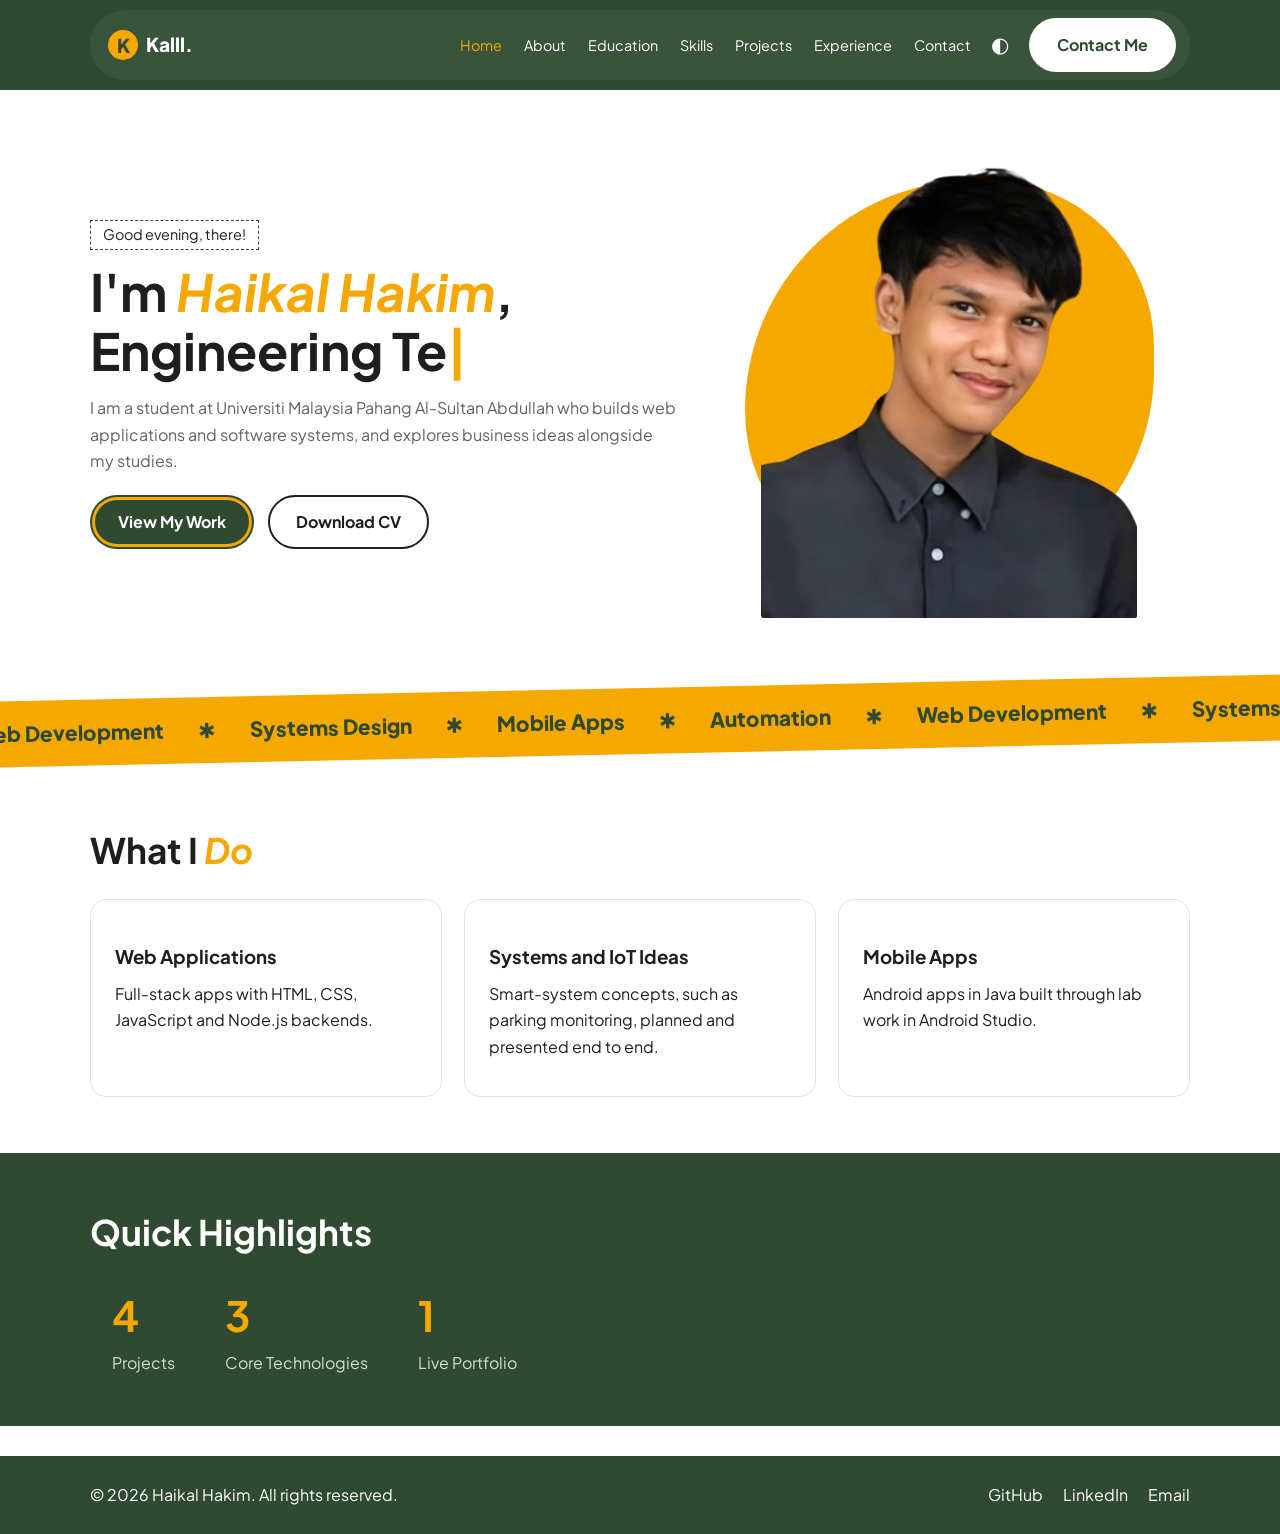
<file: index.html>
<!DOCTYPE html>
<html lang="en">
<head>
<meta charset="UTF-8">
<meta name="viewport" content="width=device-width, initial-scale=1.0">
<meta name="description" content="Kalll - Engineering Technology student portfolio">
<title>Home | Kalll</title>
<link rel="preconnect" href="https://fonts.googleapis.com">
<link href="https://fonts.googleapis.com/css2?family=Plus+Jakarta+Sans:wght@400;500;700;800&amp;display=swap" rel="stylesheet">
<link rel="stylesheet" href="css/style.css">
<link rel="icon" type="image/svg+xml" href="images/favicon.svg">
</head>
<body>
<header class="site-header">
<nav class="nav container" aria-label="Main navigation">
<a class="logo" href="index.html"><span class="logo-mark">K</span>Kalll.</a>
<button class="menu-btn" id="menuBtn" aria-label="Toggle menu" aria-expanded="false">&#9776;</button>
<ul class="nav-links" id="navLinks">
    <li><a href="index.html" class="active" aria-current="page">Home</a></li>
    <li><a href="about.html">About</a></li>
    <li><a href="education.html">Education</a></li>
    <li><a href="skills.html">Skills</a></li>
    <li><a href="projects.html">Projects</a></li>
    <li><a href="experience.html">Experience</a></li>
    <li><a href="contact.html">Contact</a></li>
</ul>
<button class="theme-btn" id="themeBtn" aria-label="Toggle dark mode">&#9680;</button>
<a class="btn btn-light nav-cta" href="contact.html">Contact Me</a>
</nav>
</header>
<main>
<section class="hero container">
<div class="hero-text">
<p class="tag"><span id="greet">Hello</span>, there!</p>
<h1>I'm <em>Haikal Hakim</em>,<br><span id="typed">Engineering Technology Student</span><span class="cursor">|</span></h1>
<p class="lead">I am a student at Universiti Malaysia Pahang Al-Sultan Abdullah who builds web applications and software systems, and explores business ideas alongside my studies.</p>
<div class="btn-row">
    <a class="btn btn-dark" href="projects.html">View My Work</a>
    <a class="btn btn-outline" href="docs/Resume Haikal Hakim.pdf" download>Download CV</a>
</div>
</div>
<div class="hero-img"><div class="blob"></div><img src="images/profile.png" alt="Profile Picture" width="360" height="360"></div>
</section>
<div class="marquee" aria-hidden="true"><div class="track"><span>Web Development</span>
    <b>&#10033;</b><span>Systems Design</span>
    <b>&#10033;</b><span>Mobile Apps</span>
    <b>&#10033;</b><span>Automation</span>
    <b>&#10033;</b><span>Web Development</span>
    <b>&#10033;</b><span>Systems Design</span>
    <b>&#10033;</b><span>Mobile Apps</span>
    <b>&#10033;</b><span>Automation</span>
    <b>&#10033;</b><span>Web Development</span>
    <b>&#10033;</b><span>Systems Design</span>
    <b>&#10033;</b><span>Mobile Apps</span>
    <b>&#10033;</b><span>Automation</span>
    <b>&#10033;</b><span>Web Development</span>
    <b>&#10033;</b><span>Systems Design</span>
    <b>&#10033;</b><span>Mobile Apps</span>
    <b>&#10033;</b><span>Automation</span>
    <b>&#10033;</b></div>
</div>
<section class="container section">
<h2>What I <em>Do</em></h2>
<div class="grid3">
<article class="card">
    <h3>Web Applications</h3>
    <p>Full-stack apps with HTML, CSS, JavaScript and Node.js backends.</p>
</article>
<article class="card">
    <h3>Systems and IoT Ideas</h3>
    <p>Smart-system concepts, such as parking monitoring, planned and presented end to end.</p>
</article>
<article class="card">
    <h3>Mobile Apps</h3>
    <p>Android apps in Java built through lab work in Android Studio.</p>
</article>
</div>
</section>
<section class="band"><div class="container"><h2>Quick Highlights</h2>
<ul class="stats">
    <li><strong>4</strong>Projects</li>
    <li><strong>3</strong>Core Technologies</li>
    <li><strong>1</strong>Live Portfolio</li></ul>
</div></section>
</main>
<footer class="site-footer">
<div class="container foot">
<p>&copy; <span id="year">2026</span> Haikal Hakim. All rights reserved.</p>
<ul class="social">
<li><a href="https://github.com/Kalll3" target="_blank" rel="noopener">GitHub</a></li>
<li><a href="https://www.linkedin.com/in/muhamad-haikal-hakim-azhari-902b26417/" target="_blank" rel="noopener">LinkedIn</a></li>
<li><a href="mailto:jokerz1403@gmail.com">Email</a></li>
</ul>
</div>
</footer>
<button class="to-top" id="toTop" aria-label="Scroll to top">&uarr;</button>
<script src="js/script.js"></script>
</body>
</html>
</file>
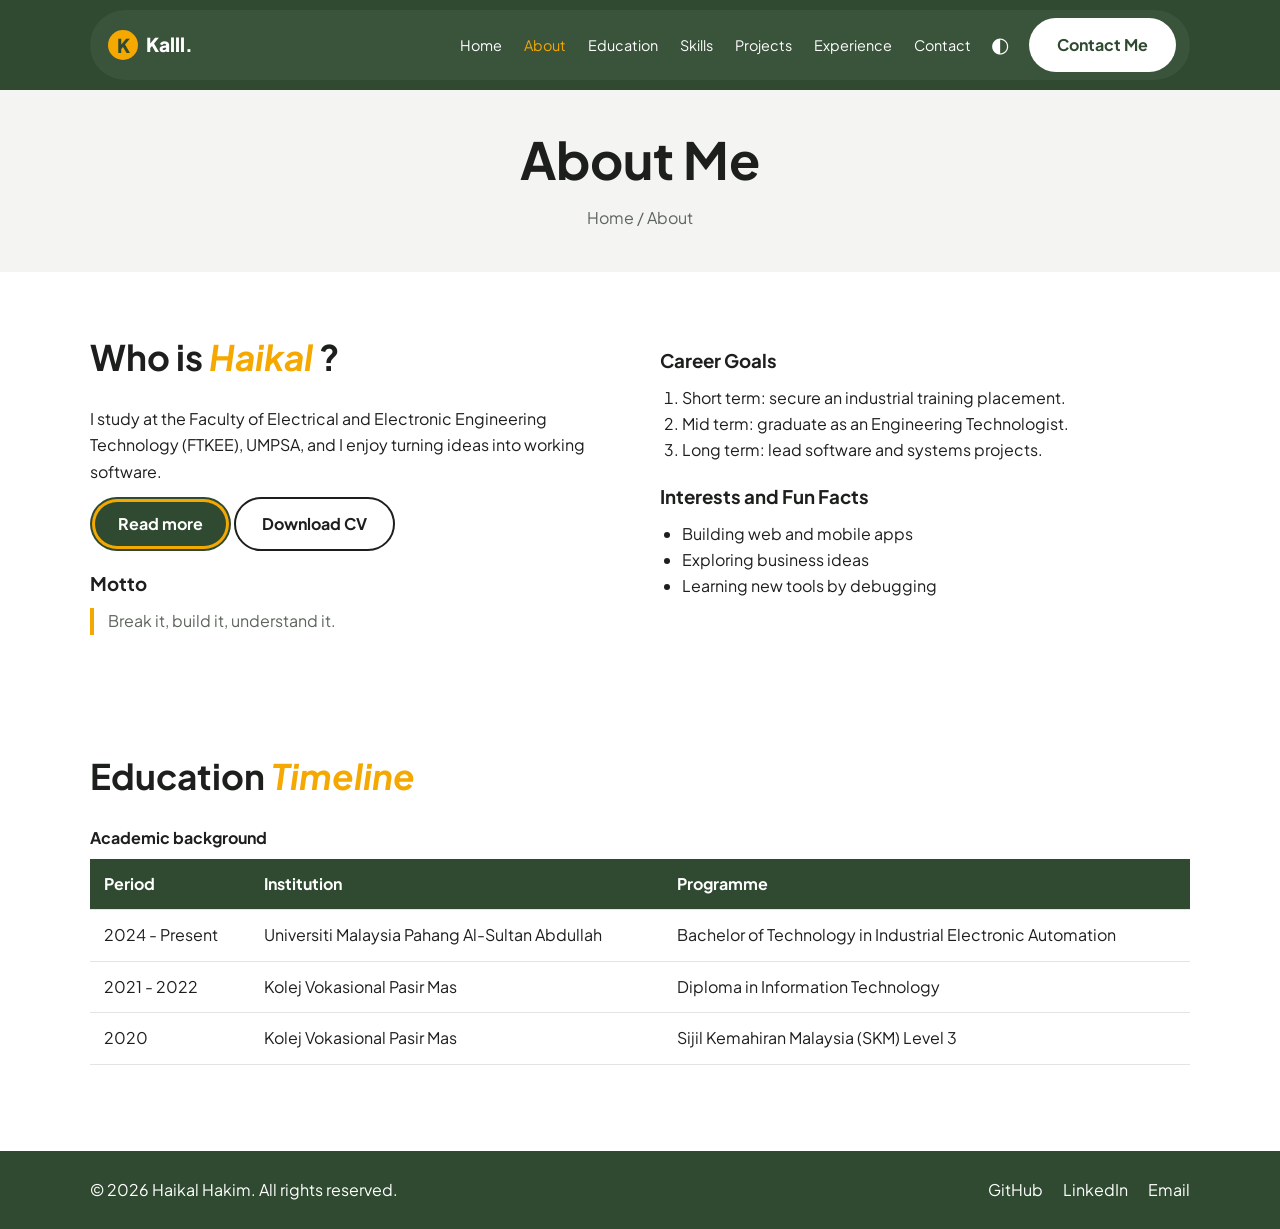
<file: about.html>
<!DOCTYPE html>
<html lang="en">
<head>
<meta charset="UTF-8">
<meta name="viewport" content="width=device-width, initial-scale=1.0">
<meta name="description" content="Kalll - Engineering Technology student portfolio">
<title>About | Haikal</title>
<link rel="preconnect" href="https://fonts.googleapis.com">
<link href="https://fonts.googleapis.com/css2?family=Plus+Jakarta+Sans:wght@400;500;700;800&amp;display=swap" rel="stylesheet">
<link rel="stylesheet" href="css/style.css">
<link rel="icon" type="image/svg+xml" href="images/favicon.svg">
</head>
<body>
<header class="site-header">
<nav class="nav container" aria-label="Main navigation">
<a class="logo" href="index.html"><span class="logo-mark">K</span>Kalll.</a>
<button class="menu-btn" id="menuBtn" aria-label="Toggle menu" aria-expanded="false">&#9776;</button>
<ul class="nav-links" id="navLinks">
    <li><a href="index.html">Home</a></li>
    <li><a href="about.html" class="active" aria-current="page">About</a></li>
    <li><a href="education.html">Education</a></li>
    <li><a href="skills.html">Skills</a></li>
    <li><a href="projects.html">Projects</a></li>
    <li><a href="experience.html">Experience</a></li>
    <li><a href="contact.html">Contact</a></li>
</ul>
<button class="theme-btn" id="themeBtn" aria-label="Toggle dark mode">&#9680;</button>
<a class="btn btn-light nav-cta" href="contact.html">Contact Me</a>
</nav>
</header>
<main>
<section class="page-head"><h1>About Me</h1><p>Home / About</p></section><section class="container section split">
<div><h2>Who is <em>Haikal </em>?</h2>
<p>I study at the Faculty of Electrical and Electronic Engineering Technology (FTKEE), UMPSA, and I enjoy turning ideas into working software.</p>
<p id="more" class="hidden">Outside lectures I build web projects, plan small business ventures and learn by fixing real bugs. This portfolio is my first hand-coded multi-page site.</p>
<button class="btn btn-dark" id="moreBtn" aria-expanded="false">Read more</button>
<a class="btn btn-outline" href="docs/Resume Haikal Hakim.pdf" download>Download CV</a>
<h3>Motto</h3><blockquote>Break it, build it, understand it.</blockquote></div>
<div>
    <h3>Career Goals</h3><ol>
        <li>Short term: secure an industrial training placement.</li>
        <li>Mid term: graduate as an Engineering Technologist.</li>
        <li>Long term: lead software and systems projects.</li>
    </ol>
<h3>Interests and Fun Facts</h3><ul>
    <li>Building web and mobile apps</li>
    <li>Exploring business ideas</li>
    <li>Learning new tools by debugging</li>
</ul>
</div>
</section>
<section class="container section"><h2>Education <em>Timeline</em></h2>
<table><caption>Academic background</caption>
    <thead><tr><th>Period</th>
        <th>Institution</th>
        <th>Programme</th>
    </tr>
    </thead>
<tbody>
    <tr><td>2024 - Present</td>
        <td>Universiti Malaysia Pahang Al-Sultan Abdullah</td>
        <td>Bachelor of Technology in Industrial Electronic Automation</td>
    </tr>
    <tr><td>2021 - 2022</td>
        <td>Kolej Vokasional Pasir Mas</td>
        <td>Diploma in Information Technology</td>
    </tr>
    <tr><td>2020</td>
        <td>Kolej Vokasional Pasir Mas</td>
        <td>Sijil Kemahiran Malaysia (SKM) Level 3</td>
    </tr>
</tbody></table></section>
</main>
<footer class="site-footer">
<div class="container foot">
<p>&copy; <span id="year">2026</span> Haikal Hakim. All rights reserved.</p>
<ul class="social">
<li><a href="https://github.com/Kalll3" target="_blank" rel="noopener">GitHub</a></li>
<li><a href="https://www.linkedin.com/in/muhamad-haikal-hakim-azhari-902b26417/" target="_blank" rel="noopener">LinkedIn</a></li>
<li><a href="mailto:jokerz1403@gmail.com">Email</a></li>
</ul>
</div>
</footer>
<button class="to-top" id="toTop" aria-label="Scroll to top">&uarr;</button>
<script src="js/script.js"></script>
</body>
</html>
</file>
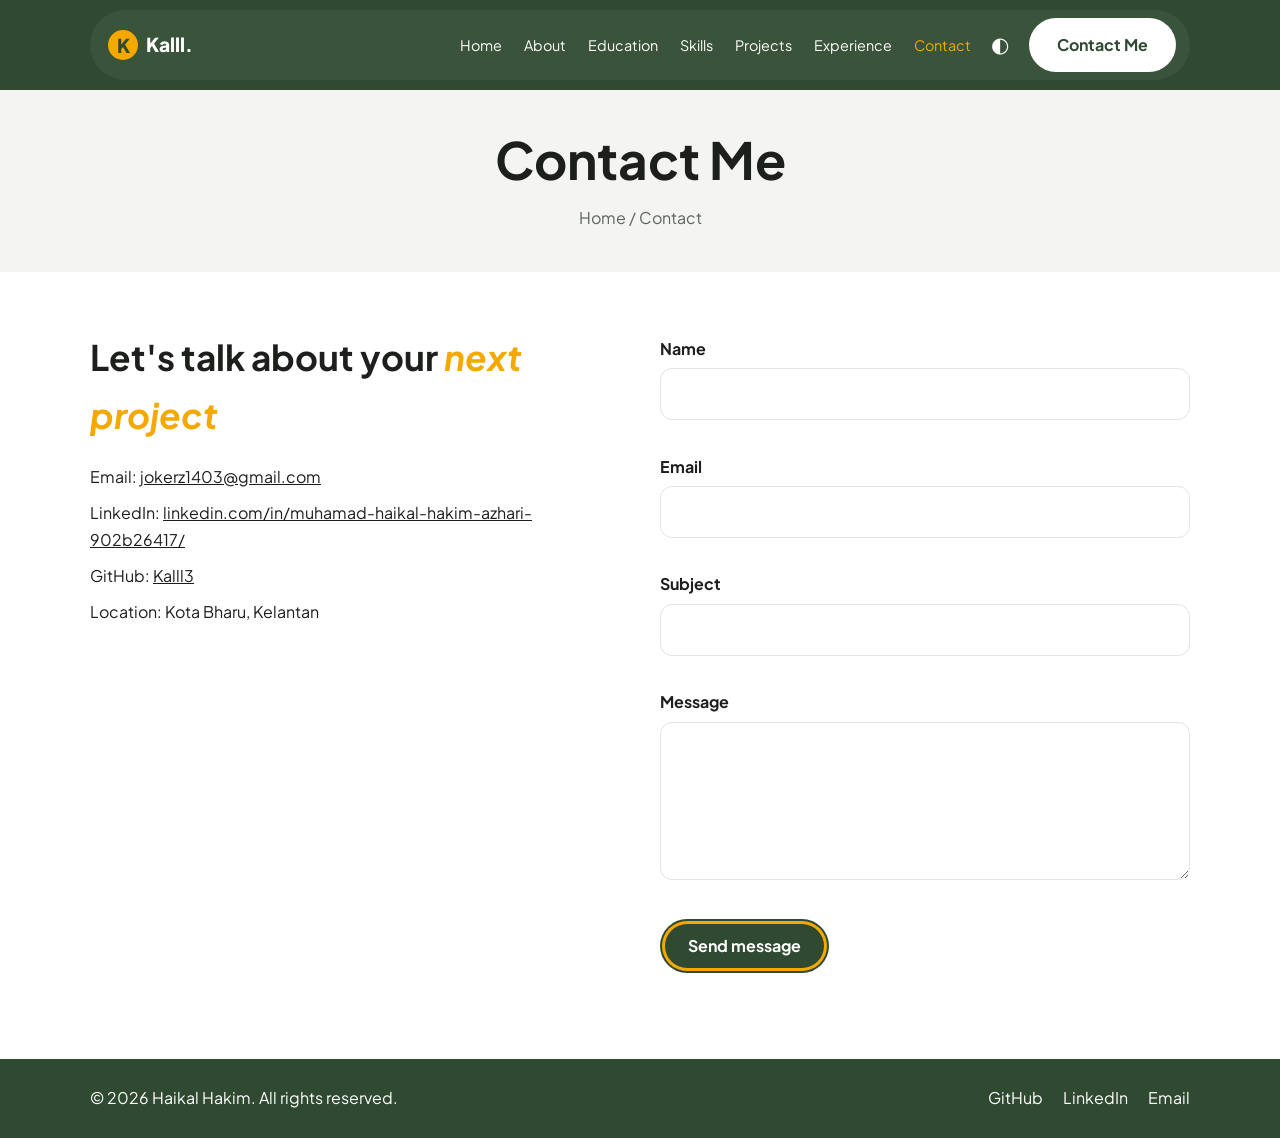
<file: contact.html>
<!DOCTYPE html>
<html lang="en">
<head>
<meta charset="UTF-8">
<meta name="viewport" content="width=device-width, initial-scale=1.0">
<meta name="description" content="Kalll - Engineering Technology student portfolio">
<title>Contact | Kalll</title>
<link rel="preconnect" href="https://fonts.googleapis.com">
<link href="https://fonts.googleapis.com/css2?family=Plus+Jakarta+Sans:wght@400;500;700;800&amp;display=swap" rel="stylesheet">
<link rel="stylesheet" href="css/style.css">
<link rel="icon" type="image/svg+xml" href="images/favicon.svg">
</head>
<body>
<header class="site-header">
<nav class="nav container" aria-label="Main navigation">
<a class="logo" href="index.html"><span class="logo-mark">K</span>Kalll.</a>
<button class="menu-btn" id="menuBtn" aria-label="Toggle menu" aria-expanded="false">&#9776;</button>
<ul class="nav-links" id="navLinks">
    <li><a href="index.html">Home</a></li>
    <li><a href="about.html">About</a></li>
    <li><a href="education.html">Education</a></li>
    <li><a href="skills.html">Skills</a></li>
    <li><a href="projects.html">Projects</a></li>
    <li><a href="experience.html">Experience</a></li>
    <li><a href="contact.html" class="active" aria-current="page">Contact</a></li>
</ul>
<button class="theme-btn" id="themeBtn" aria-label="Toggle dark mode">&#9680;</button>
<a class="btn btn-light nav-cta" href="contact.html">Contact Me</a>
</nav>
</header>
<main>
<section class="page-head"><h1>Contact Me</h1><p>Home / Contact</p></section><section class="container section split"><div>
    <h2>Let's talk about your <em>next project</em></h2>
<ul class="plain">
    <li>Email: <a href="mailto:jokerz1403@gmail.com">jokerz1403@gmail.com</a></li>
    <li>LinkedIn: <a href="https://www.linkedin.com/in/muhamad-haikal-hakim-azhari-902b26417/" target="_blank" rel="noopener">linkedin.com/in/muhamad-haikal-hakim-azhari-902b26417/</a></li>
    <li>GitHub: <a href="https://github.com/Kalll3" target="_blank" rel="noopener">Kalll3</a></li>
    <li>Location: Kota Bharu, Kelantan</li></ul></div>
<form id="contactForm" novalidate>
<label for="name">Name</label><input id="name" name="name" type="text" autocomplete="name"><span class="err" id="e-name"></span>
<label for="email">Email</label><input id="email" name="email" type="email" autocomplete="email"><span class="err" id="e-email"></span>
<label for="subject">Subject</label><input id="subject" name="subject" type="text"><span class="err" id="e-subject"></span>
<label for="message">Message</label><textarea id="message" name="message" rows="5"></textarea><span class="err" id="e-message"></span>
<button class="btn btn-dark" type="submit">Send message</button>
<p class="success hidden" id="success" role="status">Thank you! Your message has been sent.</p></form></section>
</main>
<footer class="site-footer">
<div class="container foot">
<p>&copy; <span id="year">2026</span> Haikal Hakim. All rights reserved.</p>
<ul class="social">
<li><a href="https://github.com/Kalll3" target="_blank" rel="noopener">GitHub</a></li>
<li><a href="https://www.linkedin.com/in/muhamad-haikal-hakim-azhari-902b26417/" target="_blank" rel="noopener">LinkedIn</a></li>
<li><a href="mailto:jokerz1403@gmail.com">Email</a></li>
</ul>
</div>
</footer>
<button class="to-top" id="toTop" aria-label="Scroll to top">&uarr;</button>
<script src="js/script.js"></script>
</body>
</html>
</file>
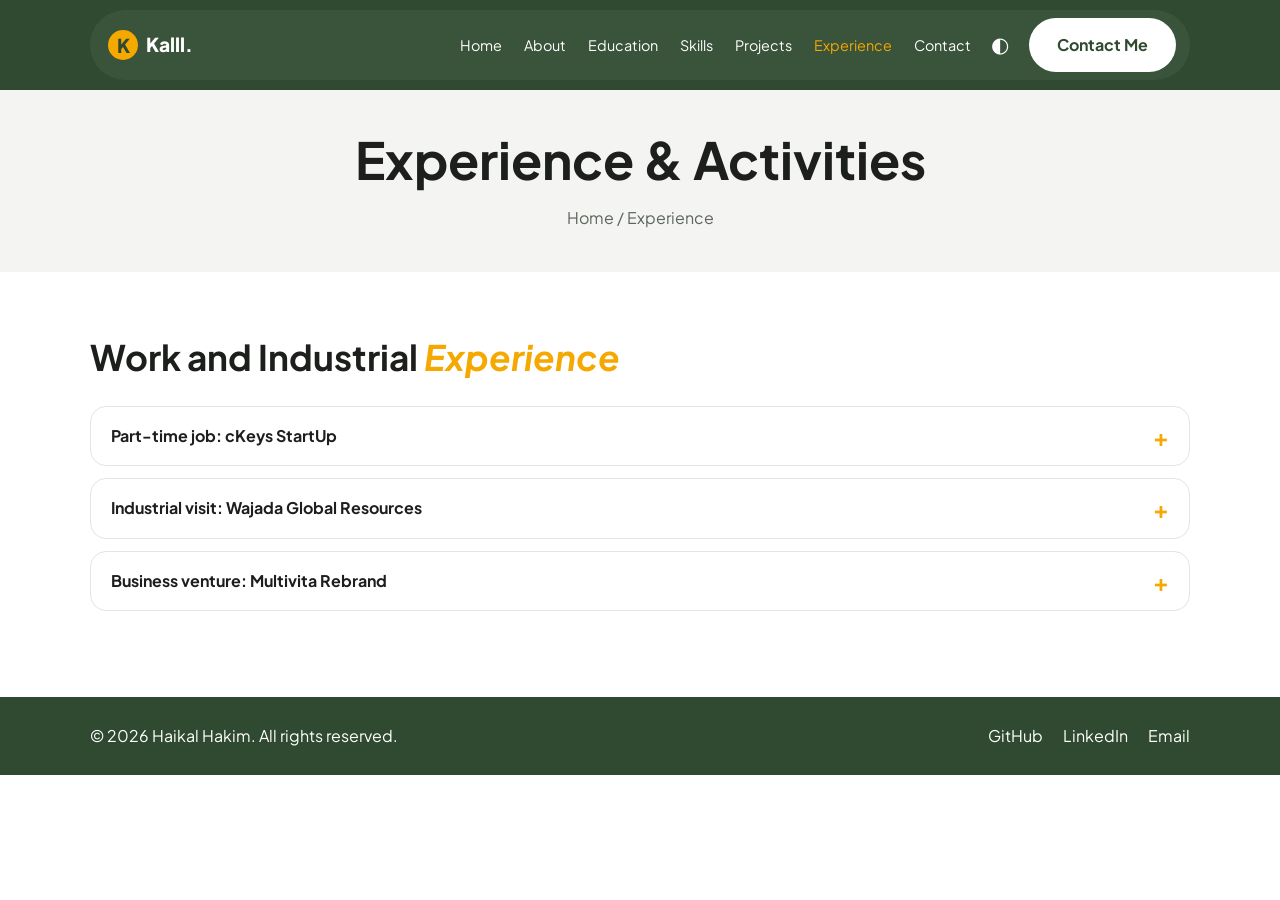
<file: experience.html>
<!DOCTYPE html>
<html lang="en">
<head>
<meta charset="UTF-8">
<meta name="viewport" content="width=device-width, initial-scale=1.0">
<meta name="description" content="Kalll - Engineering Technology student portfolio">
<title>Experience &amp; Activities | Haikal</title>
<link rel="preconnect" href="https://fonts.googleapis.com">
<link href="https://fonts.googleapis.com/css2?family=Plus+Jakarta+Sans:wght@400;500;700;800&amp;display=swap" rel="stylesheet">
<link rel="stylesheet" href="css/style.css">
<link rel="icon" type="image/svg+xml" href="images/favicon.svg">
</head>
<body>
<header class="site-header">
<nav class="nav container" aria-label="Main navigation">
<a class="logo" href="index.html"><span class="logo-mark">K</span>Kalll.</a>
<button class="menu-btn" id="menuBtn" aria-label="Toggle menu" aria-expanded="false">&#9776;</button>
<ul class="nav-links" id="navLinks">
    <li><a href="index.html">Home</a></li>
    <li><a href="about.html">About</a></li>
    <li><a href="education.html">Education</a></li>
    <li><a href="skills.html">Skills</a></li>
    <li><a href="projects.html">Projects</a></li>
    <li><a href="experience.html" class="active" aria-current="page">Experience</a></li>
    <li><a href="contact.html">Contact</a></li>
</ul>
<button class="theme-btn" id="themeBtn" aria-label="Toggle dark mode">&#9680;</button>
<a class="btn btn-light nav-cta" href="contact.html">Contact Me</a>
</nav>
</header>
<main>
<section class="page-head"><h1>Experience &amp; Activities</h1><p>Home / Experience</p></section>
<section class="container section"><h2>Work and Industrial <em>Experience</em></h2>
<div class="accordion">
<div class="acc-item">
    <button class="acc-head" aria-expanded="false" aria-controls="a1">Part-time job: cKeys StartUp<span class="acc-icon">+</span></button>
<div class="acc-body" id="a1"><dl>
    <dt>Role</dt>
    <dd>Developer</dd>
    <dt>Organisation</dt>
    <dd>cKeys</dd>
    <dt>Duration</dt>
    <dd>2023 - Present</dd>
    <dt>My contribution</dt>
    <dd>Worked as a Part-Time Web Developer at CKEYS, responsible for designing, developing, and maintaining web applications and websites, implementing user-friendly interfaces, managing website functionality, and supporting digital solutions to improve business operations and user experience.</dd>
    <dt>Picture</dt>
    <dd><img src="images/cKeys.jpeg" alt="Multivita Rebrand" width="360" height="360"></dd>
    <dt>Link</dt>
    <dd><a href="https://ckeys.my" target="_blank" rel="noopener">cKeys Marketplace</a></dd>
</dl>
</div>
</div>
<div class="acc-item">
    <button class="acc-head" aria-expanded="false" aria-controls="a2">Industrial visit: Wajada Global Resources<span class="acc-icon">+</span></button>
<div class="acc-body" id="a2"><dl>
    <dt>Role</dt>
    <dd>Visitor</dd>
    <dt>Organisation</dt>
    <dd>Wajada Global Resources</dd>
    <dt>Duration</dt>
    <dd>2023</dd>
    <dt>My contribution</dt>
    <dd>Participated in an industrial visit to a coffee powder manufacturing factory, gaining first-hand exposure to the production process, quality control procedures, machinery operations, and packaging workflow while observing the overall manufacturing process and industrial practices.</dd>
</dl>
</div>
</div>
<div class="acc-item">
    <button class="acc-head" aria-expanded="false" aria-controls="a3">Business venture: Multivita Rebrand<span class="acc-icon">+</span></button>
<div class="acc-body" id="a3"><dl>
    <dt>Role</dt>
    <dd>Design Lead</dd>
    <dt>Organisation</dt>
    <dd>Multivita Resources</dd>
    <dt>Duration</dt>
    <dd>2023</dd>
    <dt>My contribution</dt>
    <dd>Collaborated with Multivita on a creative design venture, leading the redesign and rebranding of product packaging and developing promotional posters to enhance brand identity and visual appeal.</dd>
    <dt>Picture</dt>
    <dd><img src="images/multivita.jpeg" alt="Multivita Rebrand" width="360" height="360"></dd>
    <dt>Link</dt>
    <dd><a href="https://multivita2u.com/web/index.php" target="_blank" rel="noopener">Multivita Resources</a></dd>
</dl>
</div>
</div>
</div></section>
</main>
<footer class="site-footer">
<div class="container foot">
<p>&copy; <span id="year">2026</span> Haikal Hakim. All rights reserved.</p>
<ul class="social">
<li><a href="https://github.com/Kalll3" target="_blank" rel="noopener">GitHub</a></li>
<li><a href="https://www.linkedin.com/in/muhamad-haikal-hakim-azhari-902b26417/" target="_blank" rel="noopener">LinkedIn</a></li>
<li><a href="mailto:jokerz1403@gmail.com">Email</a></li>
</ul>
</div>
</footer>
<button class="to-top" id="toTop" aria-label="Scroll to top">&uarr;</button>
<script src="js/script.js"></script>
</body>
</html>
</file>
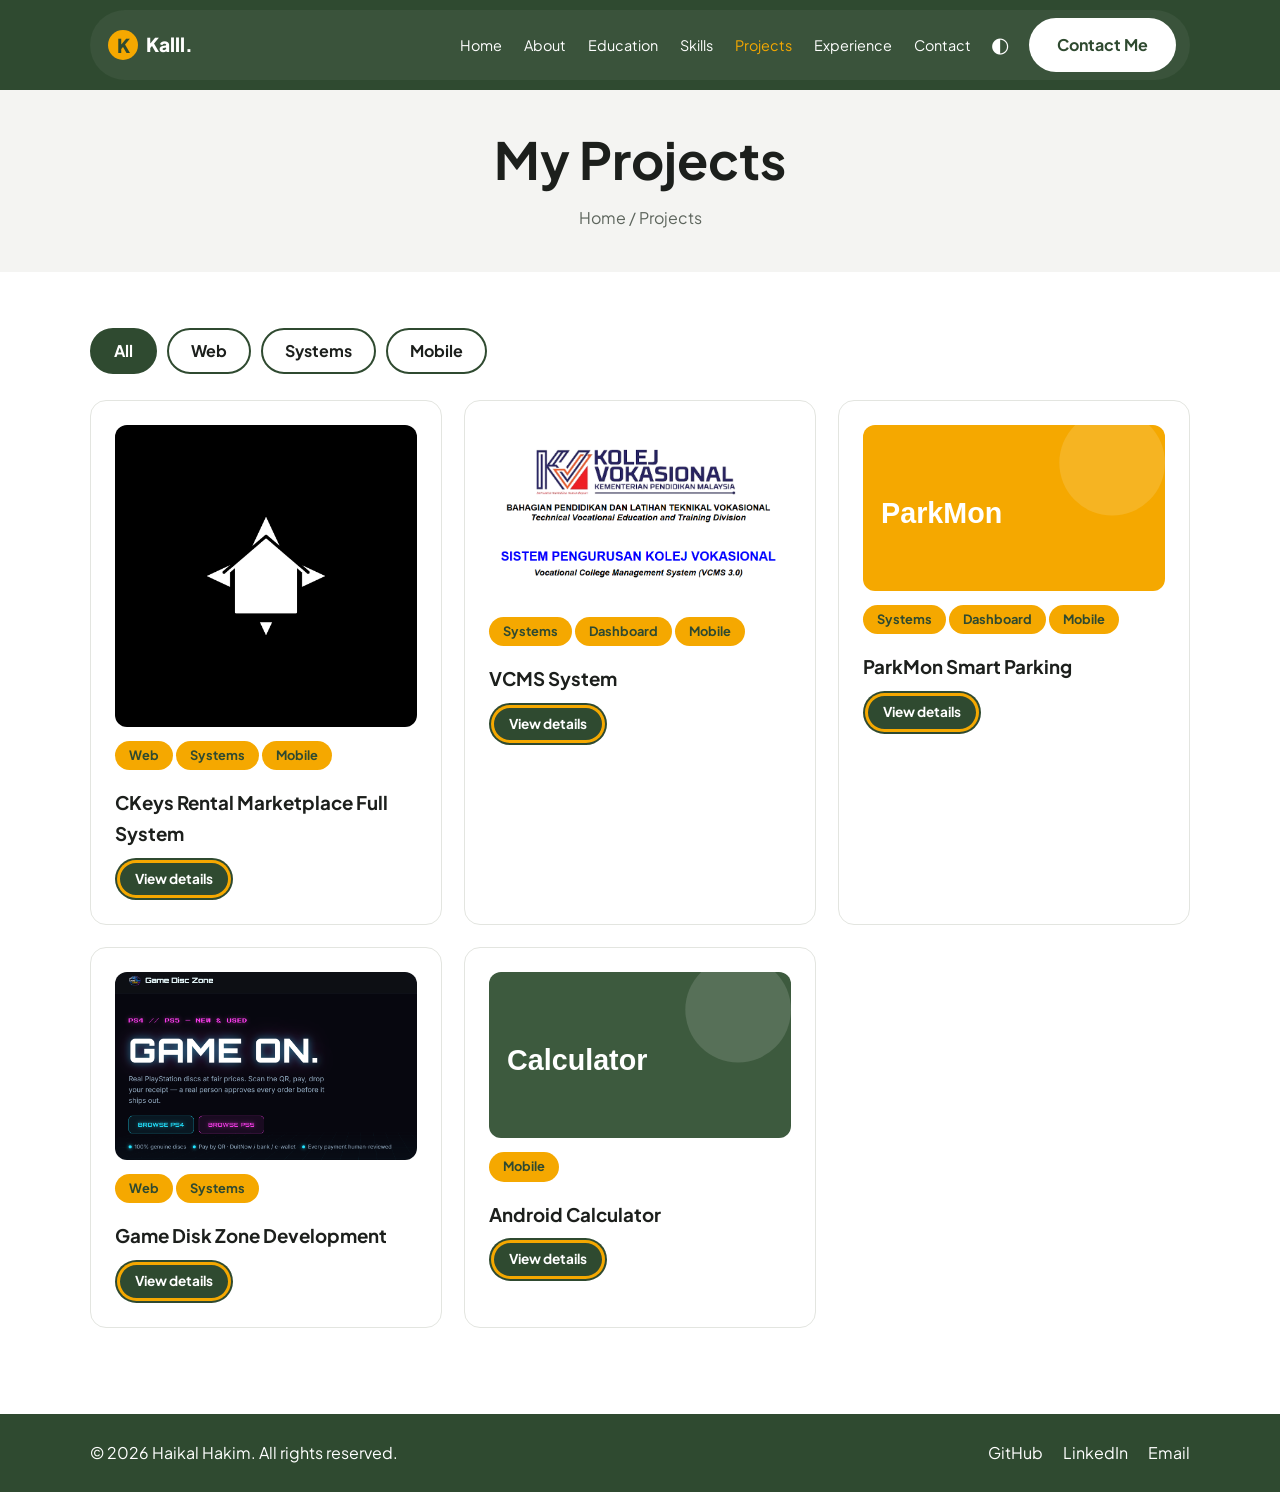
<file: projects.html>
<!DOCTYPE html>
<html lang="en">
<head>
<meta charset="UTF-8">
<meta name="viewport" content="width=device-width, initial-scale=1.0">
<meta name="description" content="Kalll - Engineering Technology student portfolio">
<title>Projects | Kalll</title>
<link rel="preconnect" href="https://fonts.googleapis.com">
<link href="https://fonts.googleapis.com/css2?family=Plus+Jakarta+Sans:wght@400;500;700;800&amp;display=swap" rel="stylesheet">
<link rel="stylesheet" href="css/style.css">
<link rel="icon" type="image/svg+xml" href="images/favicon.svg">
</head>
<body>
<header class="site-header">
<nav class="nav container" aria-label="Main navigation">
<a class="logo" href="index.html"><span class="logo-mark">K</span>Kalll.</a>
<button class="menu-btn" id="menuBtn" aria-label="Toggle menu" aria-expanded="false">&#9776;</button>
<ul class="nav-links" id="navLinks">
    <li><a href="index.html">Home</a></li>
    <li><a href="about.html">About</a></li>
    <li><a href="education.html">Education</a></li>
    <li><a href="skills.html">Skills</a></li>
    <li><a href="projects.html" class="active" aria-current="page">Projects</a></li>
    <li><a href="experience.html">Experience</a></li>
    <li><a href="contact.html">Contact</a></li>
</ul>
<button class="theme-btn" id="themeBtn" aria-label="Toggle dark mode">&#9680;</button>
<a class="btn btn-light nav-cta" href="contact.html">Contact Me</a>
</nav>
</header>
<main>
<section class="page-head"><h1>My Projects</h1><p>Home / Projects</p></section>
<section class="container section"><div class="filters"><button class="chip active" data-filter="all">All</button>
    <button class="chip" data-filter="Web">Web</button>
    <button class="chip" data-filter="Systems">Systems</button>
    <button class="chip" data-filter="Mobile">Mobile</button></div>
    <div class="grid3"><article class="card proj" data-cat="Web">
        <img src="images/p1.png" alt="CKeys Rental Marketplace project cover" width="400" height="220">
        <span class="pill">Web</span>
        <span class="pill">Systems</span>
        <span class="pill">Mobile</span>
        <h3>CKeys Rental Marketplace Full System</h3>
<button class="btn btn-dark btn-sm open-modal">View details</button>
<div class="detail hidden"><p><strong>Problem:</strong> People need one place to list and rent property, vehicles, tools and services.</p>
    <p><strong>My role:</strong> Built the frontend and backend, redesigned the CSS theme and debugged payments and contracts.</p>
    <p><strong>Tools:</strong> HTML, CSS, JavaScript, Node.js, Express, Supabase, Render</p>
    <p><strong>Outcome:</strong> A working marketplace with listings, payments and contract flow.</p>
    <p><strong>Link:</strong> <a href="https://ckeys.my" target="_blank" rel="noopener">Ckeys.my</a></p>
</div></article>
<article class="card proj" data-cat="Systems">
    <img src="images/VCMS.png" alt="VCMS cover" width="400" height="220">
    <span class="pill">Systems</span>
    <span class="pill">Dashboard</span>
    <span class="pill">Mobile</span>
    <h3>VCMS System</h3>
<button class="btn btn-dark btn-sm open-modal">View details</button>
<div class="detail hidden"><p><strong>Problem:</strong> Traditional administrative and academic management processes can be time-consuming and fragmented, making it difficult to manage, access, and organize vocational college information efficiently. A centralized web-based system is needed to streamline information management, improve accessibility, and enhance administrative workflow.</p>
    <p><strong>My role:</strong> Participated in system development, supporting the design and implementation of system features, user interface development, and functionality testing to ensure a smooth user experience.</p>
    <p><strong>Tools:</strong> Web Development Technologies, HTML, CSS, JavaScript, Database Management.</p>
    <p><strong>Outcome:</strong> The development of a centralized web-based management system that improves information accessibility, streamlines administrative workflows, and simplifies the management of academic and institutional records, providing a more efficient and organized digital experience for users.</p>
    <p><strong>Link:</strong> <a href="https://spkv.online" target="_blank" rel="noopener">VCMS Web</a></p>
</div>
</article>
<article class="card proj" data-cat="Systems">
    <img src="images/p2.svg" alt="ParkMon Smart Parking project cover" width="400" height="220">
    <span class="pill">Systems</span>
    <span class="pill">Dashboard</span>
    <span class="pill">Mobile</span>
    <h3>ParkMon Smart Parking</h3>
<button class="btn btn-dark btn-sm open-modal">View details</button>
<div class="detail hidden"><p><strong>Problem:</strong> Drivers waste time finding free parking spaces.</p>
    <p><strong>My role:</strong> Designed the concept and built the presentation generator with flowcharts.</p>
    <p><strong>Tools:</strong> Node.js, pptxgenjs</p>
    <p><strong>Outcome:</strong> A clear system concept with flowchart and slide deck.</p>
</div>
</article>
<article class="card proj" data-cat="Web">
    <img src="images/p2.png" alt="Game Disk Zone" width="400" height="220">
    <span class="pill">Web</span>
    <span class="pill">Systems</span>
    <h3>Game Disk Zone Development</h3>
<button class="btn btn-dark btn-sm open-modal">View details</button>
<div class="detail hidden">
    <p><strong>Problem:</strong> Developed an online platform to simplify browsing and purchasing new and pre-owned PlayStation 4 and PlayStation 5 game discs.</p>
    <p><strong>My role:</strong> Designed and developed the website, implementing game listings, search and filtering functionality, product categories, and a QR-based payment submission workflow with manual payment verification.</p>
    <p><strong>Tools:</strong> Next.js, JavaScript, HTML, CSS, Cloudflare Workers.</p>
    <p><strong>Outcome:</strong> A functional online game disc marketplace that provides users with an accessible platform to browse games, check product conditions, and submit payment receipts for order verification.</p>
    <p><strong>Link:</strong> <a href="https://cd.gamedisczone.workers.dev/" target="_blank" rel="noopener">Game Disk Zone</a></p>
</div>
</article>
<article class="card proj" data-cat="Mobile">
    <img src="images/p3.svg" alt="Android Calculator project cover" width="400" height="220">
    <span class="pill">Mobile</span>
    <h3>Android Calculator</h3>
<button class="btn btn-dark btn-sm open-modal">View details</button>
<div class="detail hidden">
    <p><strong>Problem:</strong> Lab task to practise the software development life cycle on Android.</p>
    <p><strong>My role:</strong> Developed and tested the calculator, then documented each SDLC phase.</p>
    <p><strong>Tools:</strong> Java, Android Studio</p>
    <p><strong>Outcome:</strong> A working standard calculator with a full lab report.</p>
</div></article>
</div>
</section>
<div class="modal hidden" id="modal" role="dialog" aria-modal="true" aria-labelledby="mTitle">
    <div class="modal-box"><button class="close" id="closeModal" aria-label="Close">&times;</button>
        <h3 id="mTitle"></h3><div id="mBody"></div>
    </div>
</div>
</main>
<footer class="site-footer">
<div class="container foot">
<p>&copy; <span id="year">2026</span> Haikal Hakim. All rights reserved.</p>
<ul class="social">
<li><a href="https://github.com/Kalll3" target="_blank" rel="noopener">GitHub</a></li>
<li><a href="https://www.linkedin.com/in/muhamad-haikal-hakim-azhari-902b26417/" target="_blank" rel="noopener">LinkedIn</a></li>
<li><a href="mailto:jokerz1403@gmail.com">Email</a></li>
</ul>
</div>
</footer>
<button class="to-top" id="toTop" aria-label="Scroll to top">&uarr;</button>
<script src="js/script.js"></script>
</body>
</html>
</file>
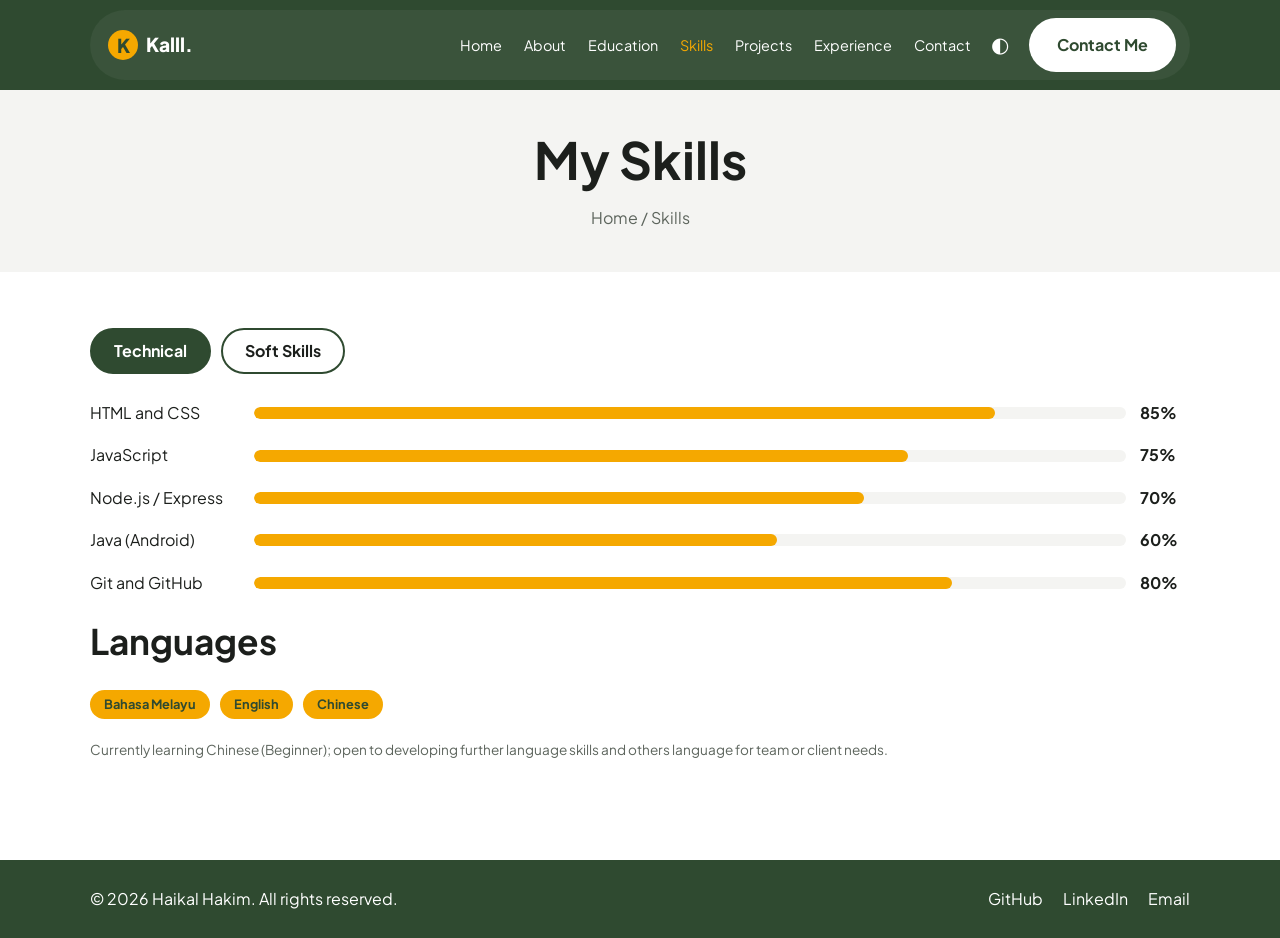
<file: skills.html>
<!DOCTYPE html>
<html lang="en">
<head>
<meta charset="UTF-8">
<meta name="viewport" content="width=device-width, initial-scale=1.0">
<meta name="description" content="Kalll - Engineering Technology student portfolio">
<title>Skills | Kalll</title>
<link rel="preconnect" href="https://fonts.googleapis.com">
<link href="https://fonts.googleapis.com/css2?family=Plus+Jakarta+Sans:wght@400;500;700;800&amp;display=swap" rel="stylesheet">
<link rel="stylesheet" href="css/style.css">
<link rel="icon" type="image/svg+xml" href="images/favicon.svg">
</head>
<body>
<header class="site-header">
<nav class="nav container" aria-label="Main navigation">
<a class="logo" href="index.html"><span class="logo-mark">K</span>Kalll.</a>
<button class="menu-btn" id="menuBtn" aria-label="Toggle menu" aria-expanded="false">&#9776;</button>
<ul class="nav-links" id="navLinks">
    <li><a href="index.html">Home</a></li>
    <li><a href="about.html">About</a></li>
    <li><a href="education.html">Education</a></li>
    <li><a href="skills.html" class="active" aria-current="page">Skills</a></li>
    <li><a href="projects.html">Projects</a></li>
    <li><a href="experience.html">Experience</a></li>
    <li><a href="contact.html">Contact</a></li>
</ul>
<button class="theme-btn" id="themeBtn" aria-label="Toggle dark mode">&#9680;</button>
<a class="btn btn-light nav-cta" href="contact.html">Contact Me</a>
</nav>
</header>
<main>
<section class="page-head"><h1>My Skills</h1><p>Home / Skills</p></section><section class="container section">
<div class="tabs" role="tablist"><button class="tab active" data-tab="tech" role="tab">Technical</button><button class="tab" data-tab="soft" role="tab">Soft Skills</button></div>
<div class="panel" id="tech">
<div class="skill"><span>HTML and CSS</span><div class="bar"><i data-level="85"></i></div><b>85%</b></div>
<div class="skill"><span>JavaScript</span><div class="bar"><i data-level="75"></i></div><b>75%</b></div>
<div class="skill"><span>Node.js / Express</span><div class="bar"><i data-level="70"></i></div><b>70%</b></div>
<div class="skill"><span>Java (Android)</span><div class="bar"><i data-level="60"></i></div><b>60%</b></div>
<div class="skill"><span>Git and GitHub</span><div class="bar"><i data-level="80"></i></div><b>80%</b></div></div>
<div class="panel hidden" id="soft">
<div class="skill"><span>Leadership</span><div class="bar"><i data-level="90"></i></div><b>90%</b></div>
<div class="skill"><span>Communication</span><div class="bar"><i data-level="80"></i></div><b>80%</b></div>
<div class="skill"><span>Teamwork</span><div class="bar"><i data-level="85"></i></div><b>85%</b></div>
<div class="skill"><span>Problem solving</span><div class="bar"><i data-level="80"></i></div><b>80%</b></div></div>
<h2>Languages</h2><ul class="chips">
    <li>Bahasa Melayu</li>
    <li>English</li>
    <li>Chinese</li>
</ul>
<p class="note">Currently learning Chinese (Beginner); open to developing further language skills and others language for team or client needs.</p></section>
</main>
<footer class="site-footer">
<div class="container foot">
<p>&copy; <span id="year">2026</span> Haikal Hakim. All rights reserved.</p>
<ul class="social">
<li><a href="https://github.com/Kalll3" target="_blank" rel="noopener">GitHub</a></li>
<li><a href="https://www.linkedin.com/in/muhamad-haikal-hakim-azhari-902b26417/" target="_blank" rel="noopener">LinkedIn</a></li>
<li><a href="mailto:jokerz1403@gmail.com">Email</a></li>
</ul>
</div>
</footer>
<button class="to-top" id="toTop" aria-label="Scroll to top">&uarr;</button>
<script src="js/script.js"></script>
</body>
</html>
</file>
<file: css/style.css>
/* ===== Theme: dark green + amber (inspired by the Dribbble reference) ===== */
:root{--green:#2f4a30;--amber:#f5a800;--bg:#ffffff;--soft:#f4f4f2;--text:#1c1f1c;--muted:#5d655d;--card:#ffffff;--line:#e3e5e0;--r:16px}
:root[data-theme="dark"]{--bg:#141a15;--soft:#1b231c;--text:#eef1ec;--muted:#aab3a9;--card:#202a21;--line:#2f3b30}
*{box-sizing:border-box;margin:0;padding:0}
html{scroll-behavior:smooth}
body{font-family:"Plus Jakarta Sans",system-ui,sans-serif;background:var(--bg);color:var(--text);line-height:1.65;transition:background .3s,color .3s}
img{max-width:100%;height:auto;display:block}
a{color:inherit}
em{color:var(--amber);font-style:italic}
.container{width:min(1100px,92%);margin-inline:auto}
.section{padding:56px 0}
.hidden{display:none!important}
h1{font-size:clamp(2rem,5vw,3.2rem);line-height:1.15;margin-bottom:16px}
h2{font-size:clamp(1.5rem,3.5vw,2.2rem);margin-bottom:20px}
h3{margin:18px 0 8px}
p{margin-bottom:12px}
:focus-visible{outline:3px solid var(--amber);outline-offset:3px}
/* header + nav */
.site-header{background:var(--green);position:sticky;top:0;z-index:50;padding:10px 0}
.nav{display:flex;align-items:center;gap:20px;background:#ffffff0d;border-radius:999px;padding:8px 14px 8px 18px;color:#fff}
.logo{text-decoration:none;font-weight:800;font-size:1.2rem;display:flex;align-items:center;gap:8px;margin-right:auto}
.logo-mark{background:var(--amber);color:var(--green);width:30px;height:30px;border-radius:50%;display:grid;place-items:center}
.nav-links{list-style:none;display:flex;gap:22px}
.nav-links a{text-decoration:none;font-size:.9rem;transition:color .2s}
.nav-links a:hover,.nav-links a.active{color:var(--amber)}
.menu-btn,.theme-btn{background:none;border:0;color:#fff;font-size:1.3rem;cursor:pointer}
.menu-btn{display:none}
/* buttons */
.btn{display:inline-block;padding:12px 26px;border-radius:999px;font-weight:700;text-decoration:none;border:2px solid transparent;cursor:pointer;font:inherit;font-weight:700;transition:transform .2s,background .2s,color .2s}
.btn:hover{transform:translateY(-2px)}
.btn-dark{background:var(--green);color:#fff;box-shadow:inset 0 0 0 3px var(--amber)}
.btn-dark:hover{background:var(--amber);color:var(--green)}
.btn-outline{border-color:var(--text);background:transparent;color:var(--text)}
.btn-outline:hover{background:var(--text);color:var(--bg)}
.btn-light{background:#fff;color:var(--green)}
.btn-light:hover{background:var(--amber)}
.btn-sm{padding:8px 18px;font-size:.85rem}
.btn-row{display:flex;gap:14px;flex-wrap:wrap;margin-top:20px}
/* hero */
.hero{display:grid;grid-template-columns:1.1fr .9fr;gap:30px;align-items:center;padding:60px 0}
.tag{display:inline-block;border:1.5px dashed var(--green);padding:2px 12px;font-size:.9rem}
:root[data-theme="dark"] .tag{border-color:var(--amber)}
.lead{color:var(--muted);max-width:52ch}
.cursor{color:var(--amber);animation:blink 1s steps(1) infinite}
@keyframes blink{50%{opacity:0}}
.hero-img{position:relative;display:grid;place-items:center}
.hero-img .blob{position:absolute;width:85%;aspect-ratio:1;background:var(--amber);border-radius:58% 42% 55% 45%}
.hero-img img{position:relative;width:78%}
/* marquee strip (the one bold moment) */
.marquee{background:var(--amber);color:var(--green);overflow:hidden;transform:rotate(-1.2deg);margin:10px -2%;padding:16px 0;white-space:nowrap}
.track{display:inline-flex;gap:34px;animation:slide 28s linear infinite;font-weight:800;font-size:1.3rem}
@keyframes slide{to{transform:translateX(-50%)}}
/* cards, grid, band */
.grid3{display:grid;grid-template-columns:repeat(3,1fr);gap:22px}
.card{background:var(--card);border:1px solid var(--line);border-radius:var(--r);padding:24px;transition:transform .25s,border-color .25s}
.card:hover{transform:translateY(-5px);border-color:var(--amber)}
.band{background:var(--green);color:#fff;padding:50px 0}
.stats{list-style:none;display:flex;gap:50px;flex-wrap:wrap}
.stats li{display:flex;flex-direction:column;color:#d6ddd5}
.stats strong{font-size:2.6rem;color:var(--amber)}
.page-head{background:var(--soft);text-align:center;padding:40px 4%}
.page-head p{color:var(--muted);margin:0}
.split{display:grid;grid-template-columns:1fr 1fr;gap:40px}
ol,ul{padding-left:22px}
ul.plain,.chips,.social,.nav-links{list-style:none;padding:0}
ul.plain li{margin-bottom:10px}
blockquote{border-left:4px solid var(--amber);padding-left:14px;color:var(--muted)}
.note{color:var(--muted);font-size:.85rem;margin-top:20px}
/* table */
table{width:100%;border-collapse:collapse;background:var(--card)}
caption{text-align:left;font-weight:700;padding-bottom:8px}
th,td{padding:12px 14px;border-bottom:1px solid var(--line);text-align:left}
th{background:var(--green);color:#fff}
tr:hover td{background:var(--soft)}
/* skills */
.tabs,.filters{display:flex;gap:10px;margin-bottom:26px;flex-wrap:wrap}
.tab,.chip{border:2px solid var(--green);background:transparent;color:var(--text);padding:8px 22px;border-radius:999px;font:inherit;font-weight:700;cursor:pointer;transition:background .2s,color .2s}
.tab.active,.chip.active,.tab:hover,.chip:hover{background:var(--green);color:#fff}
.skill{display:grid;grid-template-columns:150px 1fr 50px;gap:14px;align-items:center;margin-bottom:16px}
.bar{background:var(--soft);border-radius:999px;height:12px;overflow:hidden}
.bar i{display:block;height:100%;width:0;background:var(--amber);border-radius:999px;transition:width 1.1s ease}
.chips{display:flex;gap:10px;flex-wrap:wrap}
.chips li,.pill{background:var(--amber);color:var(--green);border-radius:999px;padding:4px 14px;font-size:.8rem;font-weight:700;display:inline-block}
.proj img{border-radius:12px;margin-bottom:14px;width:100%}
/* modal */
.modal{position:fixed;inset:0;background:#000a;display:grid;place-items:center;z-index:100;padding:16px}
.modal-box{background:var(--card);border-radius:var(--r);padding:28px;max-width:520px;width:100%;position:relative}
.close{position:absolute;top:10px;right:16px;background:none;border:0;font-size:2rem;color:var(--text);cursor:pointer}
/* form */
form{display:flex;flex-direction:column;gap:6px}
label{font-weight:700;margin-top:8px}
input,textarea{padding:12px 14px;border:1.5px solid var(--line);border-radius:12px;font:inherit;background:var(--card);color:var(--text);transition:border-color .2s}
input:focus,textarea:focus{border-color:var(--amber);outline:none}
input.bad,textarea.bad{border-color:#d33}
.err{color:#d33;font-size:.82rem;min-height:1em}
form .btn{margin-top:14px;align-self:flex-start}
.success{color:#2c8a3e;font-weight:700}
/* footer */
.site-footer{background:var(--green);color:#fff;padding:26px 0;margin-top:30px}
.foot{display:flex;justify-content:space-between;gap:14px;flex-wrap:wrap;align-items:center}
.foot p{margin:0}
.social{display:flex;gap:20px}
.social a{text-decoration:none;transition:color .2s}
.social a:hover{color:var(--amber)}
.to-top{position:fixed;right:20px;bottom:20px;width:46px;height:46px;border-radius:50%;border:0;background:var(--amber);color:var(--green);font-size:1.3rem;cursor:pointer;opacity:0;pointer-events:none;transition:opacity .3s}
.to-top.show{opacity:1;pointer-events:auto}
/* responsive: tablet and mobile breakpoints */
@media (max-width:768px){
.menu-btn{display:block}.nav-cta{display:none}
.nav{flex-wrap:wrap;border-radius:24px}
.nav-links{display:none;flex-direction:column;width:100%;gap:12px;padding:10px 0 4px;order:5}
.nav-links.open{display:flex}
.hero,.split,.grid3{grid-template-columns:1fr}
.hero-img{order:-1;max-width:320px;margin:auto}
}
@media (max-width:480px){
.skill{grid-template-columns:1fr 40px;}.skill .bar{grid-column:1/-1;order:3}
.stats{gap:24px}.btn{width:100%;text-align:center}
.foot{flex-direction:column;text-align:center}
}
@media (prefers-reduced-motion:reduce){*{animation:none!important;transition:none!important}}

/* ===== Additions: Education and Experience pages (append to the end of css/style.css) ===== */
/* Vertical timeline */
.timeline{list-style:none;padding:0 0 0 30px;border-left:3px solid var(--amber);margin-left:8px}
.timeline li{position:relative;margin-bottom:28px;padding-left:16px}
.timeline li::before{content:"";position:absolute;left:-41px;top:6px;width:16px;height:16px;border-radius:50%;background:var(--green);border:3px solid var(--amber)}
.timeline h3{margin:4px 0}
.t-year{display:inline-block;background:var(--amber);color:var(--green);border-radius:999px;padding:2px 14px;font-size:.8rem;font-weight:700}
/* Certificate thumbnails */
.certs{list-style:none;padding:0;display:grid;grid-template-columns:repeat(3,1fr);gap:22px;margin-top:16px}
.cert{width:100%;background:var(--card);border:1px solid var(--line);border-radius:var(--r);padding:12px;cursor:pointer;font:inherit;color:var(--text);text-align:center;transition:transform .25s,border-color .25s}
.cert:hover{transform:translateY(-5px);border-color:var(--amber)}
.cert img{width:100%;border-radius:8px;margin-bottom:8px}
.cert span{font-weight:700}
#lbImg{width:100%;border-radius:8px}
#lbCap{text-align:center;margin:10px 0 0;font-weight:700}
/* Accordion */
.accordion{display:flex;flex-direction:column;gap:12px}
.acc-item{border:1px solid var(--line);border-radius:var(--r);background:var(--card);overflow:hidden}
.acc-head{width:100%;display:flex;justify-content:space-between;align-items:center;padding:16px 20px;background:none;border:0;font:inherit;font-weight:700;color:var(--text);cursor:pointer;text-align:left;transition:background .2s}
.acc-head:hover,.acc-item.open .acc-head{background:var(--soft)}
.acc-icon{color:var(--amber);font-size:1.5rem;line-height:1}
.acc-body{display:none;padding:4px 20px 18px}
.acc-item.open .acc-body{display:block}
.acc-body dt{font-weight:700;color:var(--amber);font-size:.8rem;margin-top:10px}
.acc-body dd{margin:0}
/* Seven nav links need more room on mid-size screens */
@media (max-width:1000px){.nav-links{gap:14px}.nav-cta{display:none}}
@media (max-width:768px){.certs{grid-template-columns:1fr}}
</file>
